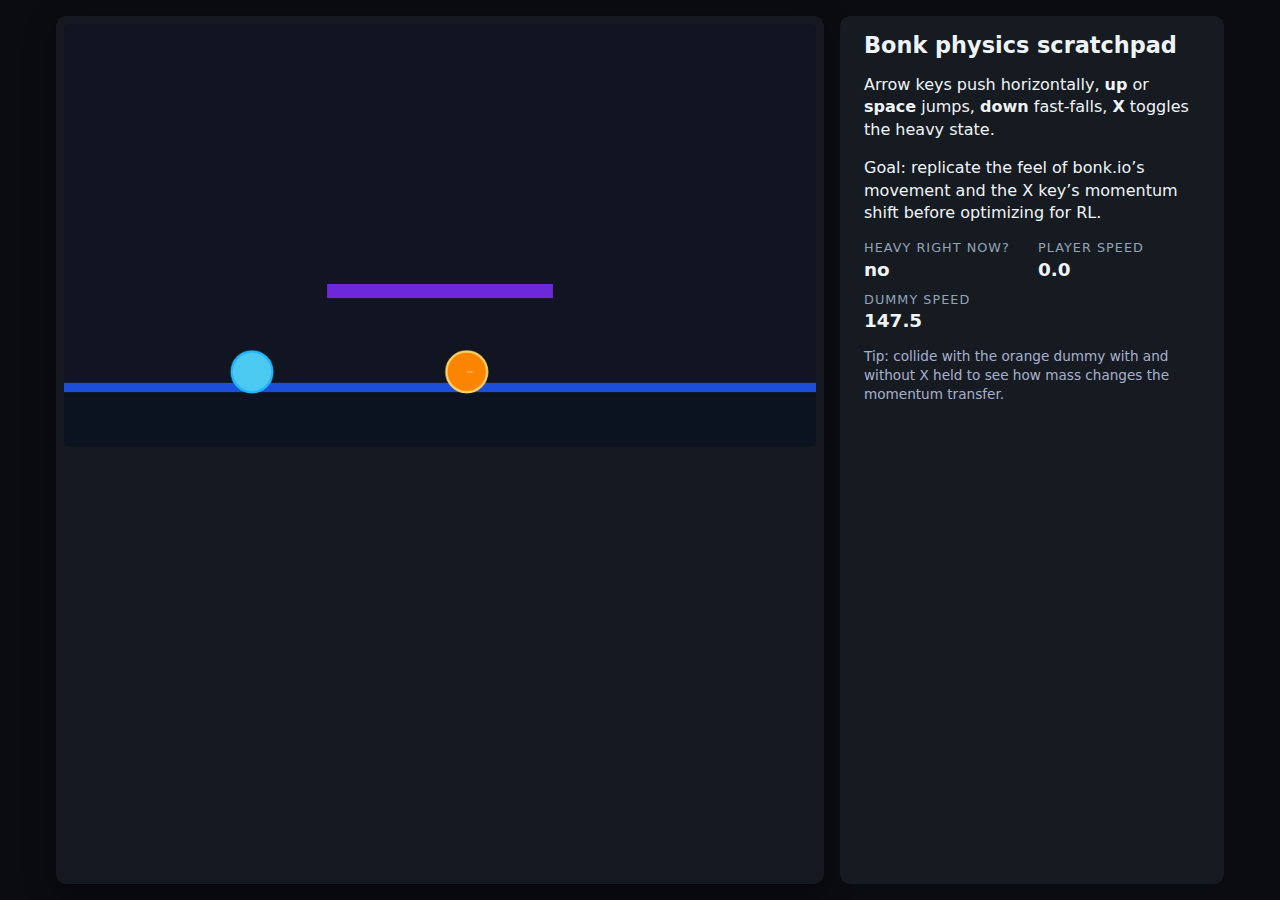
<file: index.html>
<!DOCTYPE html>
<html lang="en">
  <head>
    <meta charset="UTF-8" />
    <meta name="viewport" content="width=device-width, initial-scale=1" />
    <title>bonk.io sandbox</title>
    <link rel="stylesheet" href="styles.css" />
  </head>
  <body>
    <main class="layout">
      <section class="canvas-wrapper">
        <canvas id="game" width="960" height="540"></canvas>
      </section>
      <section class="panel">
        <h1>Bonk physics scratchpad</h1>
        <p>
          Arrow keys push horizontally, <strong>up</strong> or <strong>space</strong> jumps,
          <strong>down</strong> fast-falls, <strong>X</strong> toggles the heavy state.
        </p>
        <p>
          Goal: replicate the feel of bonk.io&rsquo;s movement and the X key&rsquo;s momentum
          shift before optimizing for RL.
        </p>
        <dl>
          <div>
            <dt>Heavy right now?</dt>
            <dd id="heavyState">no</dd>
          </div>
          <div>
            <dt>Player speed</dt>
            <dd id="playerSpeed">0</dd>
          </div>
          <div>
            <dt>Dummy speed</dt>
            <dd id="dummySpeed">0</dd>
          </div>
        </dl>
        <p class="note">
          Tip: collide with the orange dummy with and without X held to see how
          mass changes the momentum transfer.
        </p>
      </section>
    </main>
    <script type="module" src="main.js"></script>
  </body>
</html>
</file>
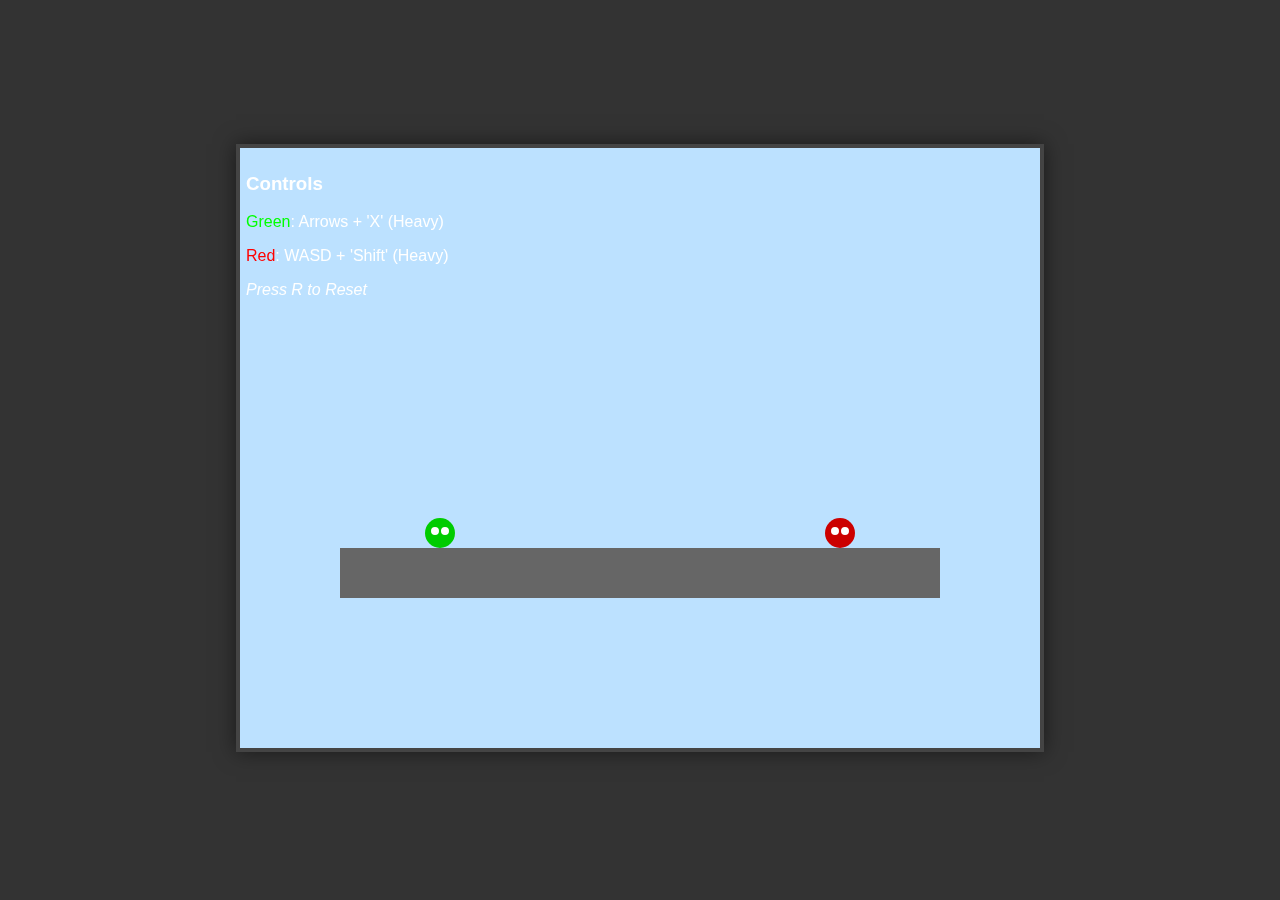
<file: 1-gemini3/index.html>
<!DOCTYPE html>
<html lang="en">
<head>
    <meta charset="UTF-8">
    <title>Simple Bonk.io Clone</title>
    <style>
        body {
            margin: 0;
            padding: 0;
            background-color: #333;
            display: flex;
            justify-content: center;
            align-items: center;
            height: 100vh;
            color: white;
            font-family: sans-serif;
            overflow: hidden;
        }
        #gameContainer {
            position: relative;
        }
        canvas {
            background-color: #bce1ff; /* Sky blue */
            border: 4px solid #444;
            box-shadow: 0 0 20px rgba(0,0,0,0.5);
        }
        #ui {
            position: absolute;
            top: 10px;
            left: 10px;
            pointer-events: none;
        }
    </style>
</head>
<body>

<div id="gameContainer">
    <canvas id="gameCanvas" width="800" height="600"></canvas>
    <div id="ui">
        <h3>Controls</h3>
        <p><span style="color:#0f0">Green</span>: Arrows + 'X' (Heavy)</p>
        <p><span style="color:#f00">Red</span>: WASD + 'Shift' (Heavy)</p>
        <p><i>Press R to Reset</i></p>
    </div>
</div>

<script>
/**
 * CONFIGURATION & CONSTANTS
 */
const canvas = document.getElementById('gameCanvas');
const ctx = canvas.getContext('2d');

const PHYSICS = {
    gravity: 0.2,
    friction: 0.98,        // Air resistance
    groundFriction: 0.92,  // Ground friction (sliding)
    elasticity: 0.6,       // Bounciness of walls/floor (0 = no bounce)
    playerRadius: 15,
    speed: 0.5,            // Acceleration force
    jumpForce: 7,
    heavyMassMult: 50,     // How much heavier 'heavy' mode is
    heavyColor: '#ffffff'  // Visual indicator for heavy
};

/**
 * GAME STATE
 */
let keys = {};

// The Platform (Simple Flat)
const platforms = [
    { x: 100, y: 400, w: 600, h: 50 }
];

// The Players
let players = [];

function resetGame() {
    players = [
        createPlayer(200, 300, '#00cc00', 'ArrowUp', 'ArrowDown', 'ArrowLeft', 'ArrowRight', 'x'),
        createPlayer(600, 300, '#cc0000', 'w', 's', 'a', 'd', 'Shift')
    ];
}

function createPlayer(x, y, color, up, down, left, right, heavyKey) {
    return {
        x: x,
        y: y,
        vx: 0,
        vy: 0,
        radius: PHYSICS.playerRadius,
        color: color,
        baseColor: color,
        mass: 1,
        isHeavy: false,
        onGround: false,
        controls: { up, down, left, right, heavyKey },
        dead: false
    };
}

/**
 * INPUT HANDLING
 */
window.addEventListener('keydown', (e) => {
    keys[e.key] = true;
    if (e.key.toLowerCase() === 'r') resetGame();
});

window.addEventListener('keyup', (e) => {
    keys[e.key] = false;
});

/**
 * PHYSICS ENGINE
 */
function update() {
    players.forEach(p => {
        if (p.dead) return;

        // 1. Check Heavy State
        if (keys[p.controls.heavyKey]) {
            p.isHeavy = true;
            p.mass = PHYSICS.heavyMassMult;
        } else {
            p.isHeavy = false;
            p.mass = 1;
        }

        // 2. Apply Input Forces
        // Heavy players move slightly slower
        let accel = p.isHeavy ? PHYSICS.speed * 0.3 : PHYSICS.speed; 
        
        if (keys[p.controls.left])  p.vx -= accel;
        if (keys[p.controls.right]) p.vx += accel;
        if (keys[p.controls.up] && p.onGround) {
            p.vy -= PHYSICS.jumpForce;
            p.onGround = false;
        }
        if (keys[p.controls.down])  p.vy += accel;

        // 3. Apply Gravity
        p.vy += PHYSICS.gravity;

        // 4. Apply Friction
        if (p.onGround) {
            p.vx *= PHYSICS.groundFriction;
        } else {
            p.vx *= PHYSICS.friction;
        }

        // 5. Update Position
        p.x += p.vx;
        p.y += p.vy;

        // 6. Reset Ground State for next frame
        p.onGround = false;

        // 7. Platform Collisions
        platforms.forEach(plat => {
            // Simple AABB vs Circle-ish collision
            // We check if the player is within the horizontal bounds of the platform
            // AND if they are falling onto it.
            if (p.x > plat.x - p.radius && p.x < plat.x + plat.w + p.radius) {
                // Ceiling collision (hitting head)
                if (p.y - p.radius < plat.y + plat.h && p.y - p.radius > plat.y && p.vy < 0) {
                     p.y = plat.y + plat.h + p.radius;
                     p.vy *= -0.5;
                }
                // Floor collision (landing)
                else if (p.y + p.radius > plat.y && p.y + p.radius < plat.y + plat.h && p.vy >= 0) {
                    p.y = plat.y - p.radius;
                    p.vy = 0; // No bounce on floor as requested
                    p.onGround = true;
                }
            }
        });

        // 8. Screen Bounds (Death)
        if (p.y > canvas.height + 100) {
            p.dead = true;
            p.x = -9999; // Move away
        }
    });

    // 9. Player vs Player Collision (The "Bonk" mechanics)
    // We check every pair of players
    for (let i = 0; i < players.length; i++) {
        for (let j = i + 1; j < players.length; j++) {
            let p1 = players[i];
            let p2 = players[j];

            if (p1.dead || p2.dead) continue;

            let dx = p2.x - p1.x;
            let dy = p2.y - p1.y;
            let distance = Math.sqrt(dx * dx + dy * dy);

            // If circles overlap
            if (distance < p1.radius + p2.radius) {
                // Calculate collision normal
                let nx = dx / distance;
                let ny = dy / distance;

                // Separate players so they don't stick
                let overlap = (p1.radius + p2.radius - distance) / 2;
                p1.x -= nx * overlap;
                p1.y -= ny * overlap;
                p2.x += nx * overlap;
                p2.y += ny * overlap;

                // Momentum Exchange (1D Elastic Collision along normal)
                // Relative Velocity
                let rvx = p2.vx - p1.vx;
                let rvy = p2.vy - p1.vy;

                // Velocity along normal
                let velAlongNormal = rvx * nx + rvy * ny;

                // Do not resolve if velocities are separating
                if (velAlongNormal > 0) continue;

                // Impulse scalar
                let e = 0.8; // Bounciness of players hitting each other
                let jVal = -(1 + e) * velAlongNormal;
                jVal /= (1 / p1.mass + 1 / p2.mass);

                // Apply Impulse
                let impulseX = jVal * nx;
                let impulseY = jVal * ny;

                p1.vx -= (1 / p1.mass) * impulseX;
                p1.vy -= (1 / p1.mass) * impulseY;
                p2.vx += (1 / p2.mass) * impulseX;
                p2.vy += (1 / p2.mass) * impulseY;
            }
        }
    }
}

/**
 * RENDERING
 */
function draw() {
    // Clear Screen
    ctx.clearRect(0, 0, canvas.width, canvas.height);

    // Draw Platforms
    ctx.fillStyle = '#666';
    platforms.forEach(plat => {
        ctx.fillRect(plat.x, plat.y, plat.w, plat.h);
    });

    // Draw Players
    players.forEach(p => {
        if (p.dead) return;

        ctx.beginPath();
        ctx.arc(p.x, p.y, p.radius, 0, Math.PI * 2);
        
        // Visual Logic for Heavy
        if (p.isHeavy) {
            ctx.fillStyle = PHYSICS.heavyColor;
            ctx.lineWidth = 3;
            ctx.strokeStyle = p.baseColor;
            ctx.stroke();
        } else {
            ctx.fillStyle = p.baseColor;
            ctx.lineWidth = 1;
            ctx.strokeStyle = 'black';
        }
        
        ctx.fill();
        
        // Draw Eyes (to see direction roughly)
        // Just simple dots for style
        ctx.fillStyle = 'white';
        ctx.beginPath();
        ctx.arc(p.x - 5, p.y - 2, 4, 0, Math.PI * 2);
        ctx.arc(p.x + 5, p.y - 2, 4, 0, Math.PI * 2);
        ctx.fill();
    });

    // Game Over Text
    const alivePlayers = players.filter(p => !p.dead);
    if (alivePlayers.length === 1 && players.length > 1) {
        ctx.fillStyle = 'black';
        ctx.font = '30px Arial';
        ctx.textAlign = 'center';
        ctx.fillText("Winner!", canvas.width/2, 100);
        ctx.font = '20px Arial';
        ctx.fillText("Press R to Reset", canvas.width/2, 140);
    } else if (alivePlayers.length === 0) {
        ctx.fillStyle = 'black';
        ctx.font = '30px Arial';
        ctx.textAlign = 'center';
        ctx.fillText("Draw!", canvas.width/2, 100);
        ctx.fillText("Press R to Reset", canvas.width/2, 140);
    }
}

/**
 * LOOP
 */
function loop() {
    update();
    draw();
    requestAnimationFrame(loop);
}

// Start
resetGame();
loop();

</script>
</body>
</html>
</file>
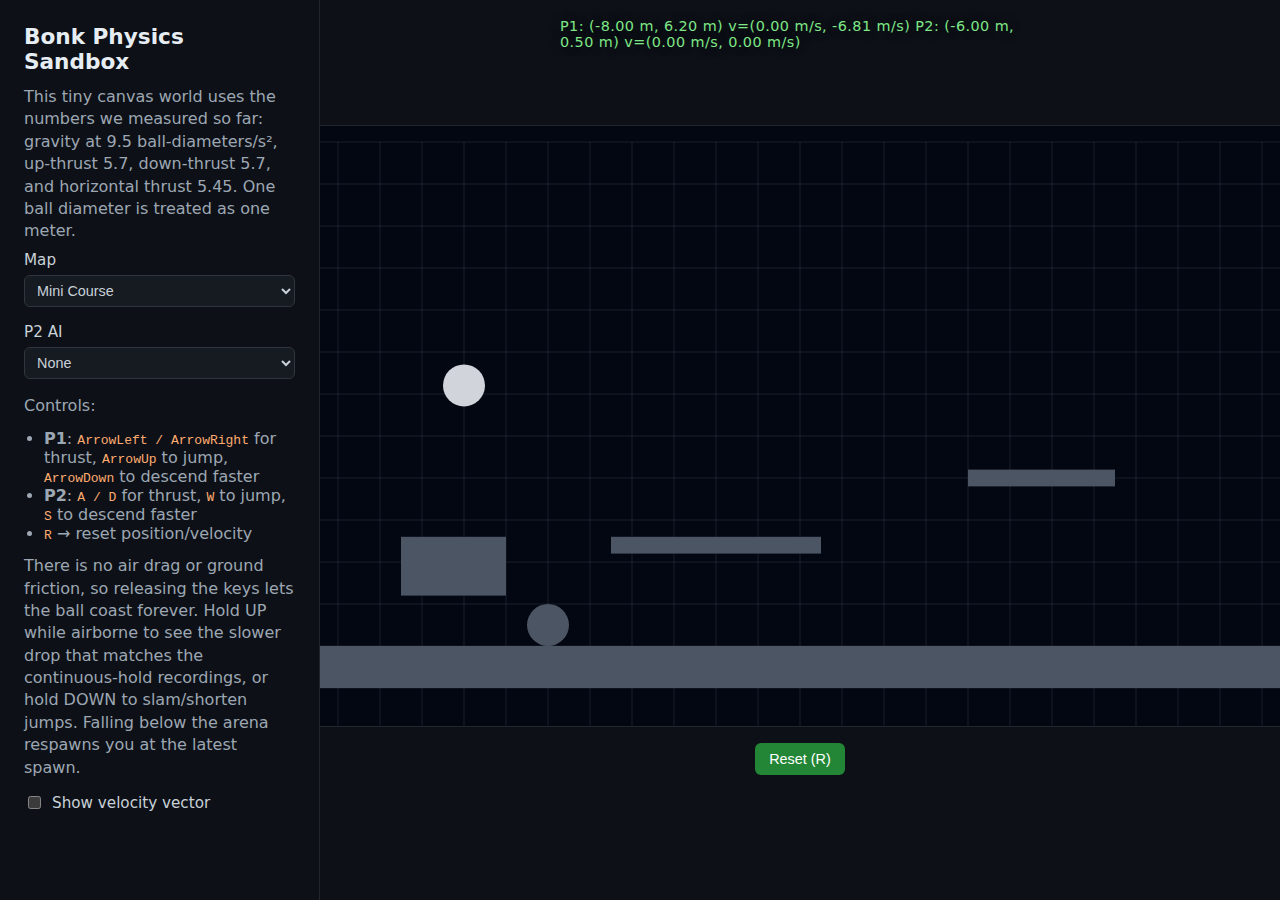
<file: physics-extractor/demo/index.html>
<!DOCTYPE html>
<html lang="en">
  <head>
    <meta charset="utf-8" />
    <title>Bonk.io 4-Way Movement Demo</title>
    <style>
      :root {
        color-scheme: dark;
        font-family: system-ui, -apple-system, BlinkMacSystemFont, "Segoe UI",
          sans-serif;
      }

      body {
        margin: 0;
        display: flex;
        min-height: 100vh;
        background: #0d1117;
        color: #e6edf3;
      }

      #sidebar {
        width: 320px;
        padding: 24px;
        box-sizing: border-box;
        border-right: 1px solid #21262d;
      }

      #sidebar h1 {
        margin: 0 0 12px;
        font-size: 1.35rem;
      }

      #sidebar p {
        margin: 0 0 8px;
        line-height: 1.4;
        color: #9da7b3;
      }

      #sidebar ul {
        padding-left: 20px;
        margin: 12px 0;
        color: #9da7b3;
      }

      #sidebar code {
        color: #ffab70;
      }

      #sidebar label.dropdown {
        display: flex;
        flex-direction: column;
        gap: 6px;
        font-size: 0.95rem;
        margin-bottom: 16px;
        color: #c9d1d9;
      }

      #sidebar label.dropdown select {
        padding: 6px 8px;
        border-radius: 6px;
        border: 1px solid #30363d;
        background: #161b22;
        color: inherit;
        font-size: 0.9rem;
      }

      #sidebar label.toggle {
        display: flex;
        align-items: center;
        gap: 8px;
        font-size: 0.95rem;
        color: #c9d1d9;
        margin-top: 14px;
      }

      #sidebar label.toggle input {
        accent-color: #2ea043;
      }

      #sim-container {
        flex: 1;
        display: flex;
        flex-direction: column;
        align-items: center;
        justify-content: center;
        position: relative;
      }

      canvas {
        border: 1px solid #21262d;
        background: #030712;
        max-width: 100%;
      }

      #overlay {
        position: absolute;
        top: 18px;
        left: 50%;
        transform: translateX(-50%);
        font-size: 0.9rem;
        letter-spacing: 0.03em;
        color: #7ee787;
        pointer-events: none;
        text-shadow: 0 0 10px rgba(0, 0, 0, 0.6);
      }

      button {
        padding: 8px 14px;
        background: #238636;
        color: #fff;
        border-radius: 6px;
        border: none;
        cursor: pointer;
        font-size: 0.9rem;
      }

      button:hover {
        background: #2ea043;
      }
    </style>
  </head>
  <body>
    <aside id="sidebar">
      <h1>Bonk Physics Sandbox</h1>
      <p>
        This tiny canvas world uses the numbers we measured so far: gravity at
        9.5 ball-diameters/s², up-thrust 5.7, down-thrust 5.7, and horizontal
        thrust 5.45. One ball diameter is treated as one meter.
      </p>
      <label class="dropdown">
        <span>Map</span>
        <select id="map-select"></select>
      </label>
      <label class="dropdown">
        <span>P2 AI</span>
        <select id="ai-select"></select>
      </label>
      <p>Controls:</p>
      <ul>
        <li>
          <strong>P1</strong>: <code>ArrowLeft / ArrowRight</code> for thrust,
          <code>ArrowUp</code> to jump, <code>ArrowDown</code> to descend faster
        </li>
        <li>
          <strong>P2</strong>: <code>A / D</code> for thrust, <code>W</code> to
          jump, <code>S</code> to descend faster
        </li>
        <li><code>R</code> &rarr; reset position/velocity</li>
      </ul>
      <p>
        There is no air drag or ground friction, so releasing the keys lets the
        ball coast forever. Hold UP while airborne to see the slower drop that
        matches the continuous-hold recordings, or hold DOWN to slam/shorten
        jumps. Falling below the arena respawns you at the latest spawn.
      </p>
      <label class="toggle">
        <input type="checkbox" id="velocity-toggle" />
        Show velocity vector
      </label>
    </aside>
    <div id="sim-container">
      <canvas id="sim" width="960" height="600"></canvas>
      <div id="overlay"></div>
      <div style="margin-top: 16px">
        <button id="reset-btn">Reset (R)</button>
      </div>
    </div>

    <script>
      const canvas = document.getElementById("sim");
      const ctx = canvas.getContext("2d");
      const overlay = document.getElementById("overlay");
      const mapSelect = document.getElementById("map-select");
      const aiSelect = document.getElementById("ai-select");
      const velocityToggle = document.getElementById("velocity-toggle");

      const PX_PER_M = 42; // zoomed out to show more map per ball diameter.
      const BALL_DIAMETER = 1;
      const BALL_RADIUS = BALL_DIAMETER / 2;
      const GRAVITY = -9.5;
      const UP_THRUST = 5.7;
      const DOWN_THRUST = 5.7; // matches UP magnitude; flips net accel downward.
      const H_THRUST = 5.45;
      const TAP_APEX = 1.2;
      const JUMP_SPEED = Math.sqrt(2 * Math.abs(GRAVITY) * TAP_APEX);
      const PLAYER_RESTITUTION = 0.4;

      const MAPS = [
        {
          id: "mini-course",
          name: "Mini Course",
          world: {
            floorLevel: 0,
            ceiling: 9.2,
            left: -11.5,
            right: 11.5,
          },
          obstacles: [
            { x: -12.5, y: -1, w: 25, h: 1 }, // floor slab
            { x: -12.5, y: 0, w: 1, h: 8 }, // left wall
            { x: 11.5, y: 0, w: 1, h: 8 }, // right wall
            { x: -4.5, y: 2.2, w: 5, h: 0.4 },
            { x: 4, y: 3.8, w: 3.5, h: 0.4 },
            { x: -9.5, y: 1.2, w: 2.5, h: 1.4 },
          ],
          spawnPoints: [
            { x: -8, y: 1.3 },
            { x: -6, y: 1.3 },
          ],
          killPlane: -3.5,
        },
        {
          id: "flat-1v1",
          name: "Flat 1v1",
          world: {
            floorLevel: -2,
            ceiling: 9.2,
            left: -11.5,
            right: 11.5,
          },
          obstacles: [
            { x: -5, y: 2.8, w: 10, h: 0.35 }, // suspended dueling platform
          ],
          spawnPoints: [
            { x: -3.8, y: 3.2 },
            { x: 3.8, y: 3.2 },
          ],
          killPlane: -4.5,
        },
        {
          id: "flat-wide",
          name: "Flat Wide",
          world: {
            floorLevel: -2,
            ceiling: 9.2,
            left: -11.5,
            right: 11.5,
          },
          obstacles: [
            { x: -11.5, y: 2.8, w: 23, h: 0.35 }, // spans entire arena width
          ],
          spawnPoints: [
            { x: -8.5, y: 3.2 },
            { x: 8.5, y: 3.2 },
          ],
          killPlane: -5,
        },
        {
          id: "pyramid",
          name: "Pyramid Steps",
          world: {
            floorLevel: -2,
            ceiling: 9.2,
            left: -12,
            right: 12,
          },
          obstacles: [
            { x: -10, y: 1, w: 20, h: 0.5 }, // base
            { x: -7.5, y: 2, w: 15, h: 0.5 },
            { x: -5, y: 3, w: 10, h: 0.5 },
            { x: -2.5, y: 4, w: 5, h: 0.5 }, // top
          ],
          spawnPoints: [
            { x: -9, y: 1.5 },
            { x: 9, y: 1.5 },
          ],
          killPlane: -5,
        },
      ];

      const AI_MODES = [
        { id: "none", name: "None" },
        { id: "simple-xy", name: "Simple XY comparison" },
      ];

      const PLAYER_CONFIGS = [
        {
          label: "P1",
          color: "#d1d5db",
          controls: {
            left: "ArrowLeft",
            right: "ArrowRight",
            up: "ArrowUp",
            down: "ArrowDown",
          },
          defaultAiMode: "none",
        },
        {
          label: "P2",
          color: "#4b5563",
          controls: {
            left: "KeyA",
            right: "KeyD",
            up: "KeyW",
            down: "KeyS",
          },
          defaultAiMode: "none",
        },
      ];

      const keys = new Set();
      let showVelocityVector = false;
      let currentMap = MAPS[0];
      let world = { ...currentMap.world };
      let obstacles = currentMap.obstacles;
      let killPlane = currentMap.killPlane;

      const players = PLAYER_CONFIGS.map((config, index) => ({
        label: config.label,
        color: config.color,
        controls: config.controls,
        index,
        x: 0,
        y: 0,
        vx: 0,
        vy: 0,
        touchingGround: false,
        aiMode: config.defaultAiMode ?? "none",
        aiIntent: { left: false, right: false, up: false, down: false },
      }));

      function createBlankIntent() {
        return { left: false, right: false, up: false, down: false };
      }

      function respawnPlayer(player) {
        const spawnList = currentMap.spawnPoints ?? [];
        let spawn = null;
        if (spawnList.length > 0) {
          spawn =
            spawnList[player.index % spawnList.length] ??
            spawnList[spawnList.length - 1];
        }
        if (!spawn) {
          spawn = { x: 0, y: 1.5 };
        }
        player.x = spawn.x;
        player.y = spawn.y;
        player.vx = 0;
        player.vy = 0;
        player.touchingGround = false;
        player.aiIntent = createBlankIntent();
      }

      function respawnAllPlayers() {
        players.forEach(respawnPlayer);
      }

      function loadMap(mapId) {
        const nextMap = MAPS.find((map) => map.id === mapId) ?? MAPS[0];
        currentMap = nextMap;
        world = { ...nextMap.world };
        obstacles = nextMap.obstacles;
        killPlane = nextMap.killPlane ?? nextMap.world.floorLevel - 4;
        respawnAllPlayers();
      }

      function initMapSelect() {
        MAPS.forEach((map) => {
          const option = document.createElement("option");
          option.value = map.id;
          option.textContent = map.name;
          mapSelect.appendChild(option);
        });
        mapSelect.value = currentMap.id;
        mapSelect.addEventListener("change", (event) => {
          loadMap(event.target.value);
        });
      }

      function initAISelect() {
        AI_MODES.forEach((mode) => {
          const option = document.createElement("option");
          option.value = mode.id;
          option.textContent = mode.name;
          aiSelect.appendChild(option);
        });
        if (players[1]) {
          aiSelect.value = players[1].aiMode;
        }
        aiSelect.addEventListener("change", (event) => {
          if (players[1]) {
            players[1].aiMode = event.target.value;
          }
        });
      }

      document.getElementById("reset-btn").addEventListener("click", respawnAllPlayers);
      velocityToggle.addEventListener("change", () => {
        showVelocityVector = velocityToggle.checked;
      });
      initMapSelect();
      initAISelect();

      window.addEventListener("keydown", (ev) => {
        const preventList = [
          "ArrowLeft",
          "ArrowRight",
          "ArrowUp",
          "ArrowDown",
          "KeyA",
          "KeyD",
          "KeyW",
          "KeyS",
        ];
        if (preventList.includes(ev.code)) {
          ev.preventDefault();
        }
        keys.add(ev.code);

        if (ev.code === "KeyR") {
          respawnAllPlayers();
        }
      });

      window.addEventListener("keyup", (ev) => {
        keys.delete(ev.code);
      });

      function clamp(value, min, max) {
        return Math.max(min, Math.min(max, value));
      }

      function resolveCircleRect(ball, rect) {
        const closestX = clamp(ball.x, rect.x, rect.x + rect.w);
        const closestY = clamp(ball.y, rect.y, rect.y + rect.h);
        let dx = ball.x - closestX;
        let dy = ball.y - closestY;
        const distSq = dx * dx + dy * dy;
        const radiusSq = BALL_RADIUS * BALL_RADIUS;
        if (distSq >= radiusSq) {
          return;
        }

        let dist = Math.sqrt(distSq);
        if (dist === 0) {
          dist = 1e-6;
          dx = 0;
          dy = 1;
        }

        const overlap = BALL_RADIUS - dist;
        const nx = dx / dist;
        const ny = dy / dist;
        ball.x += nx * overlap;
        ball.y += ny * overlap;

        const vn = ball.vx * nx + ball.vy * ny;
        if (vn < 0) {
          ball.vx -= vn * nx;
          ball.vy -= vn * ny;
        }

        if (ny > 0.6) {
          // Only treat this as support when the ball's center is over the top face.
          const centerAboveSurface = ball.x >= rect.x - 1e-6 && ball.x <= rect.x + rect.w + 1e-6;
          if (centerAboveSurface) ball.touchingGround = true;
        }
      }

      function resolvePlayerPair(a, b) {
        let dx = b.x - a.x;
        let dy = b.y - a.y;
        const minDist = BALL_DIAMETER;
        let distSq = dx * dx + dy * dy;
        if (distSq === 0) {
          dx = 1e-6;
          dy = 0;
          distSq = dx * dx + dy * dy;
        }
        const dist = Math.sqrt(distSq);
        if (dist >= minDist) {
          return;
        }

        const overlap = minDist - dist;
        const nx = dx / dist;
        const ny = dy / dist;
        const correction = overlap / 2;
        a.x -= nx * correction;
        a.y -= ny * correction;
        b.x += nx * correction;
        b.y += ny * correction;

        const relVx = b.vx - a.vx;
        const relVy = b.vy - a.vy;
        const relVelAlongNormal = relVx * nx + relVy * ny;
        if (relVelAlongNormal > 0) {
          return;
        }

        const j = (-(1 + PLAYER_RESTITUTION) * relVelAlongNormal) / 2;
        a.vx -= j * nx;
        a.vy -= j * ny;
        b.vx += j * nx;
        b.vy += j * ny;
      }

      function resolvePlayerCollisions() {
        for (let i = 0; i < players.length; i++) {
          for (let j = i + 1; j < players.length; j++) {
            resolvePlayerPair(players[i], players[j]);
          }
        }
      }

      function computeSimpleXYIntent(player, target) {
        const intent = createBlankIntent();
        if (!target) return intent;
        const tol = 0.05;
        if (player.x < target.x - tol) intent.right = true;
        else if (player.x > target.x + tol) intent.left = true;
        if (player.y < target.y - tol) intent.up = true;
        else if (player.y > target.y + tol) intent.down = true;
        return intent;
      }

      function updateAIIntents() {
        const reference = players[0];
        players.forEach((player) => {
          player.aiIntent = createBlankIntent();
          if (player.aiMode === "simple-xy" && player !== reference && reference) {
            player.aiIntent = computeSimpleXYIntent(player, reference);
          }
        });
      }

      function physicsStep(dt) {
        players.forEach((player) => {
          const controls = player.controls;
          const intent = player.aiIntent ?? createBlankIntent();
          let ax = 0;
          if (keys.has(controls.left) || intent.left) ax -= H_THRUST;
          if (keys.has(controls.right) || intent.right) ax += H_THRUST;

          let ay = GRAVITY;
          if (keys.has(controls.up) || intent.up) ay += UP_THRUST;
          if (keys.has(controls.down) || intent.down) ay -= DOWN_THRUST;

          player.vx += ax * dt;
          player.vy += ay * dt;
          player.x += player.vx * dt;
          player.y += player.vy * dt;

          player.touchingGround = false;
          obstacles.forEach((rect) => resolveCircleRect(player, rect));

          if ((keys.has(controls.up) || intent.up) && player.touchingGround && player.vy <= 0) {
            player.vy = JUMP_SPEED;
            player.touchingGround = false;
          }

          player.x = clamp(player.x, world.left + BALL_RADIUS, world.right - BALL_RADIUS);
          if (player.x <= world.left + BALL_RADIUS && player.vx < 0) player.vx = 0;
          if (player.x >= world.right - BALL_RADIUS && player.vx > 0) player.vx = 0;

          const ceiling = world.ceiling - BALL_RADIUS;
          if (player.y > ceiling) {
            player.y = ceiling;
            if (player.vy > 0) player.vy = 0;
          }

          if (player.y < killPlane) {
            respawnPlayer(player);
          }
        });
        resolvePlayerCollisions();
      }

      function drawScene() {
        ctx.clearRect(0, 0, canvas.width, canvas.height);
        ctx.save();
        ctx.translate(canvas.width / 2, canvas.height - 80);
        ctx.scale(1, -1);
        ctx.scale(PX_PER_M, PX_PER_M);

        ctx.lineWidth = 1 / PX_PER_M;
        ctx.strokeStyle = "rgba(94, 94, 121, 0.25)";
        ctx.beginPath();
        const gridSpacing = 1;
        const gridPadding = 2;
        const minX = Math.floor(world.left - gridPadding);
        const maxX = Math.ceil(world.right + gridPadding);
        const minY = Math.floor((world.floorLevel ?? -2) - gridPadding);
        const maxY = Math.ceil(world.ceiling + gridPadding);
        for (let x = minX; x <= maxX; x += gridSpacing) {
          ctx.moveTo(x, minY);
          ctx.lineTo(x, maxY);
        }
        for (let y = minY; y <= maxY; y += gridSpacing) {
          ctx.moveTo(minX, y);
          ctx.lineTo(maxX, y);
        }
        ctx.stroke();

        ctx.fillStyle = "#4b5563";
        obstacles.forEach((rect) => {
          ctx.fillRect(rect.x, rect.y, rect.w, rect.h);
        });

        players.forEach((player) => {
          ctx.fillStyle = player.color;
          ctx.beginPath();
          ctx.arc(player.x, player.y, BALL_RADIUS, 0, Math.PI * 2);
          ctx.fill();

          if (showVelocityVector) {
            ctx.strokeStyle = "#f85149";
            ctx.lineWidth = 2 / PX_PER_M;
            ctx.beginPath();
            ctx.moveTo(player.x, player.y);
            ctx.lineTo(player.x + player.vx * 0.15, player.y + player.vy * 0.15);
            ctx.stroke();
          }
        });

        ctx.restore();

        overlay.textContent = players
          .map(
            (player) =>
              `${player.label}: (${player.x.toFixed(2)} m, ${player.y.toFixed(2)} m)` +
              `  v=(${player.vx.toFixed(2)} m/s, ${player.vy.toFixed(2)} m/s)`
          )
          .join("    ");
      }

      let last = performance.now();
      function loop(now) {
        const dt = (now - last) / 1000;
        last = now;
        const clampedDt = Math.min(dt, 1 / 30);
        updateAIIntents();
        physicsStep(clampedDt);
        drawScene();
        requestAnimationFrame(loop);
      }

      respawnAllPlayers();
      requestAnimationFrame(loop);
    </script>
  </body>
</html>
</file>
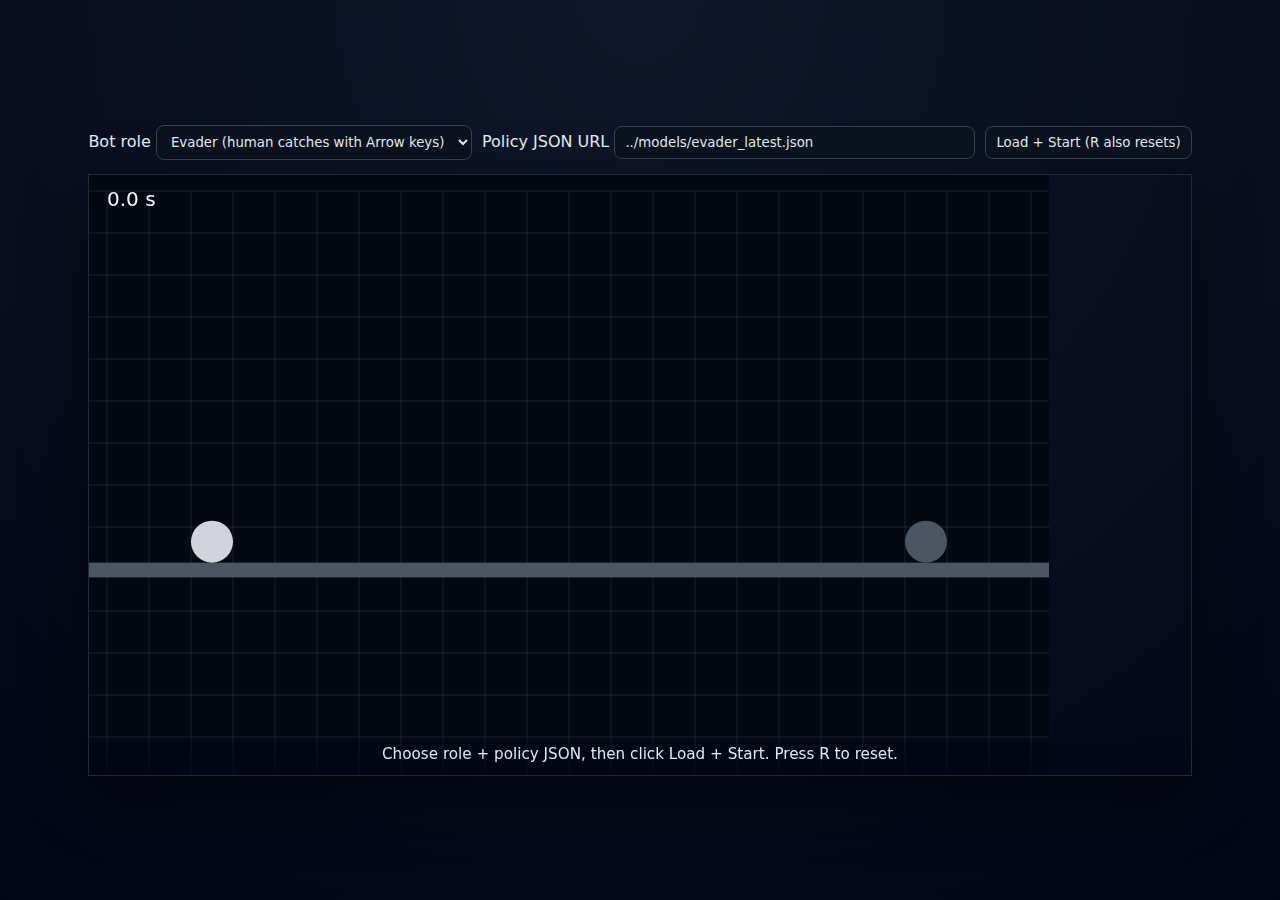
<file: physics-extractor/demo/intag.html>
<!DOCTYPE html>
<html lang="en">
  <head>
    <meta charset="utf-8" />
    <title>Bonk.io Tag RL Arena</title>
    <style>
      :root {
        color-scheme: dark;
        font-family: "Space Grotesk", system-ui, sans-serif;
      }

      body {
        margin: 0;
        min-height: 100vh;
        display: grid;
        place-items: center;
        background: radial-gradient(circle at top, #0f172a, #020617);
        color: #e6edf3;
      }

      #layout {
        display: grid;
        gap: 14px;
      }

      #controls {
        display: flex;
        gap: 10px;
        align-items: center;
        flex-wrap: wrap;
      }

      select,
      input,
      button {
        background: #0b1220;
        color: #e6edf3;
        border: 1px solid #374151;
        border-radius: 8px;
        padding: 8px 10px;
        font-family: inherit;
      }

      #frame {
        position: relative;
        display: inline-block;
        box-shadow: 0 20px 60px rgba(0, 0, 0, 0.45);
        border: 1px solid #1f2937;
      }

      canvas {
        display: block;
        background: #030712;
      }

      #hud {
        position: absolute;
        bottom: 0;
        left: 0;
        right: 0;
        padding: 12px 16px;
        text-align: center;
        font-size: 0.95rem;
        color: #e2e8f0;
        background: linear-gradient(180deg, rgba(2, 6, 23, 0), rgba(2, 6, 23, 0.85));
        pointer-events: none;
      }
    </style>
  </head>
  <body>
    <div id="layout">
      <div id="controls">
        <label>
          Bot role
          <select id="botRole">
            <option value="evader">Evader (human catches with Arrow keys)</option>
            <option value="catcher">Catcher (human evades with WASD)</option>
          </select>
        </label>
        <label>
          Policy JSON URL
          <input id="policyPath" size="44" value="../models/evader_latest.json" />
        </label>
        <button id="startButton">Load + Start (R also resets)</button>
      </div>

      <div id="frame">
        <canvas id="sim" width="960" height="600"></canvas>
        <div id="hud"></div>
      </div>
    </div>

    <script src="sandbox.js"></script>
    <script src="rl_policy.js"></script>
    <script>
      const canvas = document.getElementById("sim");
      const hud = document.getElementById("hud");
      const botRoleEl = document.getElementById("botRole");
      const policyPathEl = document.getElementById("policyPath");
      const startButton = document.getElementById("startButton");

      const flatWideMap = BonkSandbox.MAPS.find((map) => map.id === "flat-wide") ?? BonkSandbox.MAPS[0];

      const playerConfigs = [
        { ...BonkSandbox.PLAYER_CONFIGS[0], defaultAiMode: "none", label: "P1", color: "#d1d5db" },
        { ...BonkSandbox.PLAYER_CONFIGS[1], defaultAiMode: "none", label: "P2", color: "#4b5563" },
      ];

      let state = "idle";
      let elapsed = 0;
      let roleAwareIntentProvider = null;

      function setHud(message) {
        hud.textContent = message;
      }

      const sandbox = BonkSandbox.createSandbox({
        canvas,
        overlay: null,
        maps: [flatWideMap],
        initialMapId: "flat-wide",
        playerConfigs,
        startPaused: true,
        showVelocityVector: false,
        enableDefaultResetKey: false,
        onResetKey: () => {
          startRun();
        },
        intentProvider: (player, players, currentMap) => {
          if (!roleAwareIntentProvider) return null;
          return roleAwareIntentProvider.nextIntent(player, players, currentMap);
        },
        onPlayerCollision: () => {
          if (state !== "running") return;
          state = "tagged";
          sandbox.pause();
          const botRole = botRoleEl.value;
          const humanWon = botRole === "evader";
          const outcome = humanWon ? "You tagged the bot" : "Bot tagged you";
          setHud(`${outcome} in ${elapsed.toFixed(1)} s. Press R or Load + Start to retry.`);
        },
        onFrame: ({ dt }) => {
          if (state !== "running") return;
          elapsed += dt;
          if (elapsed >= 30) {
            state = "timeout";
            sandbox.pause();
            const botRole = botRoleEl.value;
            const humanWon = botRole === "catcher";
            const outcome = humanWon ? "You survived" : "Bot survived";
            setHud(`${outcome} for 30.0 s. Press R or Load + Start to retry.`);
          }
        },
        afterDraw: (ctx) => {
          ctx.save();
          ctx.fillStyle = "#f6f8fa";
          ctx.font = "20px 'Space Grotesk', system-ui, sans-serif";
          ctx.textBaseline = "top";
          ctx.textAlign = "left";
          ctx.fillText(`${elapsed.toFixed(1)} s`, 18, 16);
          ctx.restore();
        },
      });

      sandbox.start();
      sandbox.pause();

      function applyRoleMode(botRole) {
        if (botRole === "evader") {
          sandbox.setPlayerAIMode(0, "none");
          sandbox.setPlayerAIMode(1, "external");
        } else {
          sandbox.setPlayerAIMode(0, "external");
          sandbox.setPlayerAIMode(1, "none");
        }
      }

      async function startRun() {
        try {
          const botRole = botRoleEl.value;
          const policy = await BonkRLPolicy.loadPolicy(policyPathEl.value);
          roleAwareIntentProvider = BonkRLPolicy.createIntentProvider({ role: botRole, policy });
          applyRoleMode(botRole);

          elapsed = 0;
          roleAwareIntentProvider.reset();
          sandbox.respawnPlayers();
          sandbox.resume();
          state = "running";
          if (botRole === "evader") {
            setHud("Human: Arrow keys (catch). Bot: evader.");
          } else {
            setHud("Human: WASD (evade). Bot: catcher.");
          }
        } catch (err) {
          console.error(err);
          state = "idle";
          sandbox.pause();
          setHud(`Failed to load policy: ${String(err)}`);
        }
      }

      startButton.addEventListener("click", () => {
        startRun();
      });

      setHud("Choose role + policy JSON, then click Load + Start. Press R to reset.");
    </script>
  </body>
</html>
</file>
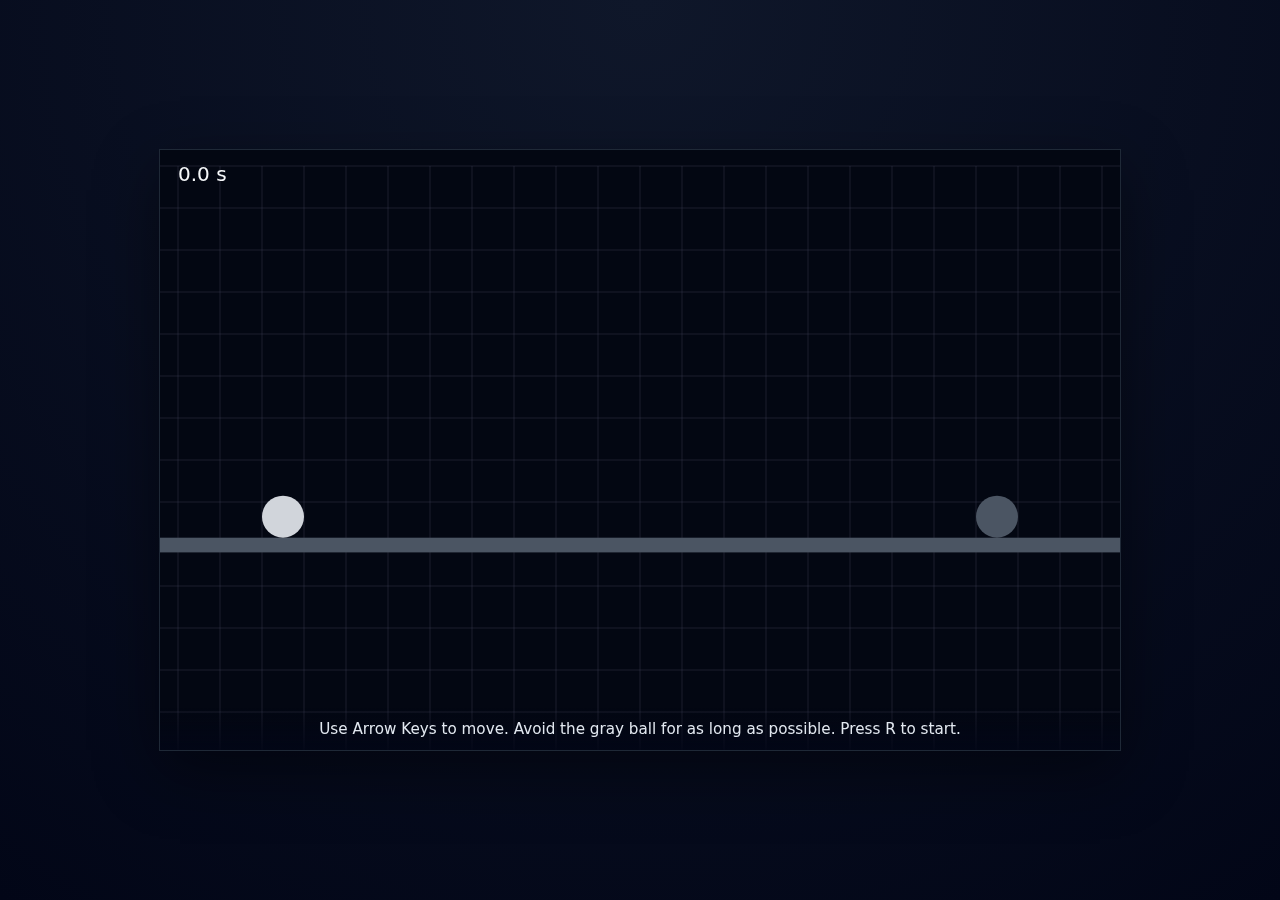
<file: physics-extractor/demo/tag.html>
<!DOCTYPE html>
<html lang="en">
  <head>
    <meta charset="utf-8" />
    <title>Bonk.io Tag Challenge</title>
    <style>
      :root {
        color-scheme: dark;
        font-family: "Space Grotesk", system-ui, -apple-system, BlinkMacSystemFont,
          "Segoe UI", sans-serif;
      }

      body {
        margin: 0;
        min-height: 100vh;
        display: flex;
        align-items: center;
        justify-content: center;
        background: radial-gradient(circle at top, #0f172a, #020617);
        color: #e6edf3;
      }

      #frame {
        position: relative;
        display: inline-block;
        box-shadow: 0 20px 60px rgba(0, 0, 0, 0.45);
        border: 1px solid #1f2937;
      }

      canvas {
        display: block;
        background: #030712;
      }

      #hud {
        position: absolute;
        bottom: 0;
        left: 0;
        right: 0;
        padding: 12px 16px;
        text-align: center;
        font-size: 0.95rem;
        color: #e2e8f0;
        background: linear-gradient(180deg, rgba(2, 6, 23, 0), rgba(2, 6, 23, 0.85));
        pointer-events: none;
      }
    </style>
  </head>
  <body>
    <div id="frame">
      <canvas id="sim" width="960" height="600"></canvas>
      <div id="hud"></div>
    </div>

    <script src="sandbox.js"></script>
    <script>
      const canvas = document.getElementById("sim");
      const hud = document.getElementById("hud");
      const flatWideMap =
        BonkSandbox.MAPS.find((map) => map.id === "flat-wide") ?? BonkSandbox.MAPS[0];
      const playerConfigs = [
        { ...BonkSandbox.PLAYER_CONFIGS[0], defaultAiMode: "none" },
        { ...BonkSandbox.PLAYER_CONFIGS[1], defaultAiMode: "simple-xy" },
      ];

      let state = "idle";
      let elapsed = 0;

      function setHud(message) {
        hud.textContent = message;
      }

      const sandbox = BonkSandbox.createSandbox({
        canvas,
        overlay: null,
        maps: [flatWideMap],
        initialMapId: "flat-wide",
        playerConfigs,
        startPaused: true,
        showVelocityVector: false,
        enableDefaultResetKey: false,
        onResetKey: () => {
          startRun();
        },
        onPlayerCollision: () => {
          if (state !== "running") return;
          state = "tagged";
          sandbox.pause();
          setHud(`Tagged! Survived ${elapsed.toFixed(1)} s. Press R to try again.`);
        },
        onFrame: ({ dt }) => {
          if (state === "running") {
            elapsed += dt;
          }
        },
        afterDraw: (ctx) => {
          ctx.save();
          ctx.fillStyle = "#f6f8fa";
          ctx.font = "20px 'Space Grotesk', system-ui, sans-serif";
          ctx.textBaseline = "top";
          ctx.textAlign = "left";
          ctx.fillText(`${elapsed.toFixed(1)} s`, 18, 16);
          ctx.restore();
        },
      });

      sandbox.start();
      sandbox.pause();
      setHud("Use Arrow Keys to move. Avoid the gray ball for as long as possible. Press R to start.");

      function startRun() {
        elapsed = 0;
        sandbox.respawnPlayers();
        sandbox.setPlayerAIMode(1, "simple-xy");
        sandbox.resume();
        state = "running";
        setHud("");
      }
    </script>
  </body>
</html>
</file>
<file: styles.css>
:root {
  font-family: "Inter", "Segoe UI", system-ui, -apple-system, BlinkMacSystemFont,
    sans-serif;
  background: #0b0c10;
  color: #f0f4f8;
}

* {
  box-sizing: border-box;
}

body {
  margin: 0;
  min-height: 100vh;
  display: flex;
  align-items: stretch;
  justify-content: center;
}

main.layout {
  width: min(1200px, 100%);
  display: grid;
  grid-template-columns: 2fr 1fr;
  gap: 1rem;
  padding: 1rem;
}

.canvas-wrapper {
  background: #151820;
  padding: 0.5rem;
  border-radius: 10px;
  box-shadow: 0 10px 30px rgba(0, 0, 0, 0.4);
}

canvas#game {
  width: 100%;
  height: auto;
  border-radius: 8px;
  background: #0c1018;
}

.panel {
  background: #161b22;
  padding: 1rem 1.5rem;
  border-radius: 10px;
  display: flex;
  flex-direction: column;
  gap: 1rem;
}

.panel h1 {
  margin: 0;
  font-size: 1.4rem;
}

.panel p {
  margin: 0;
  line-height: 1.4;
}

.panel dl {
  margin: 0;
  display: grid;
  grid-template-columns: repeat(auto-fit, minmax(160px, 1fr));
  gap: 0.75rem;
}

.panel dt {
  font-size: 0.8rem;
  text-transform: uppercase;
  letter-spacing: 0.08em;
  color: #94a3b8;
}

.panel dd {
  margin: 0.2rem 0 0;
  font-size: 1.15rem;
  font-weight: 600;
}

.note {
  font-size: 0.85rem;
  color: #cbd5f5;
  opacity: 0.8;
}

@media (max-width: 960px) {
  main.layout {
    grid-template-columns: 1fr;
  }
}
</file>
